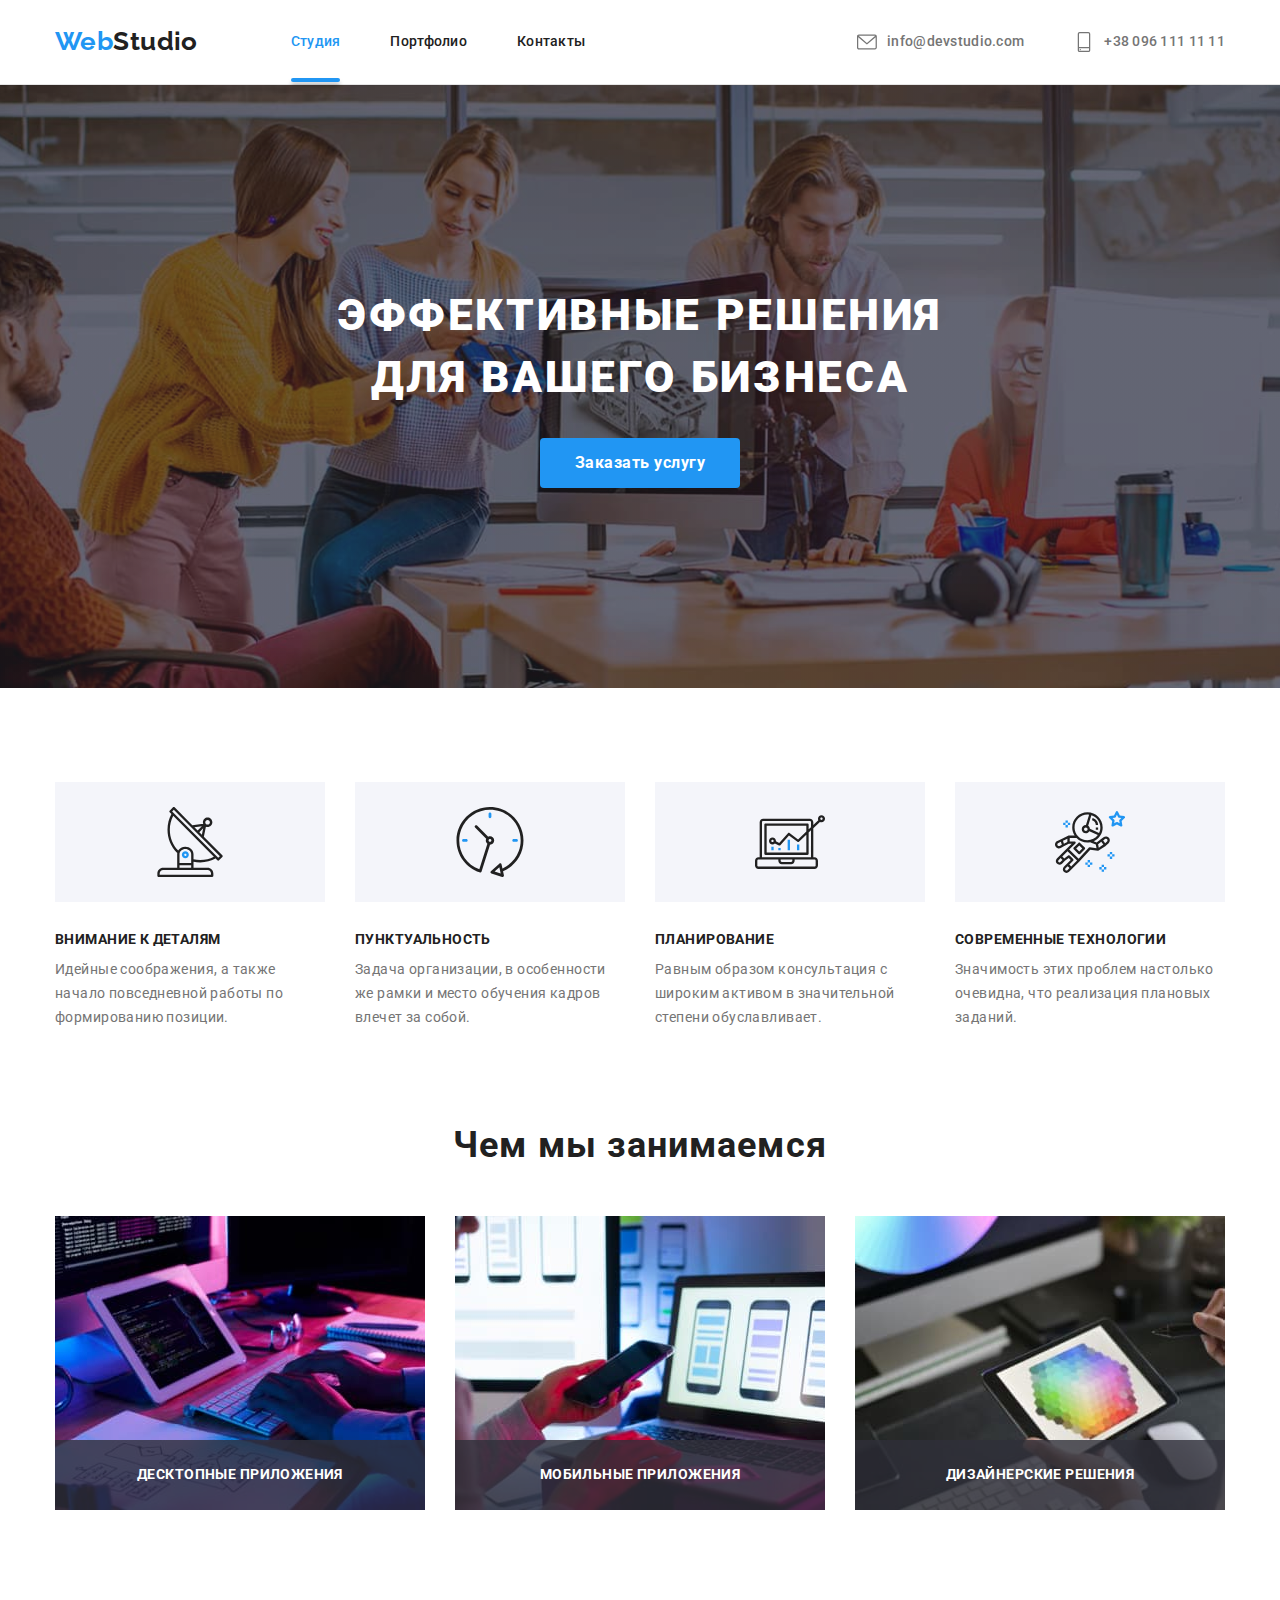
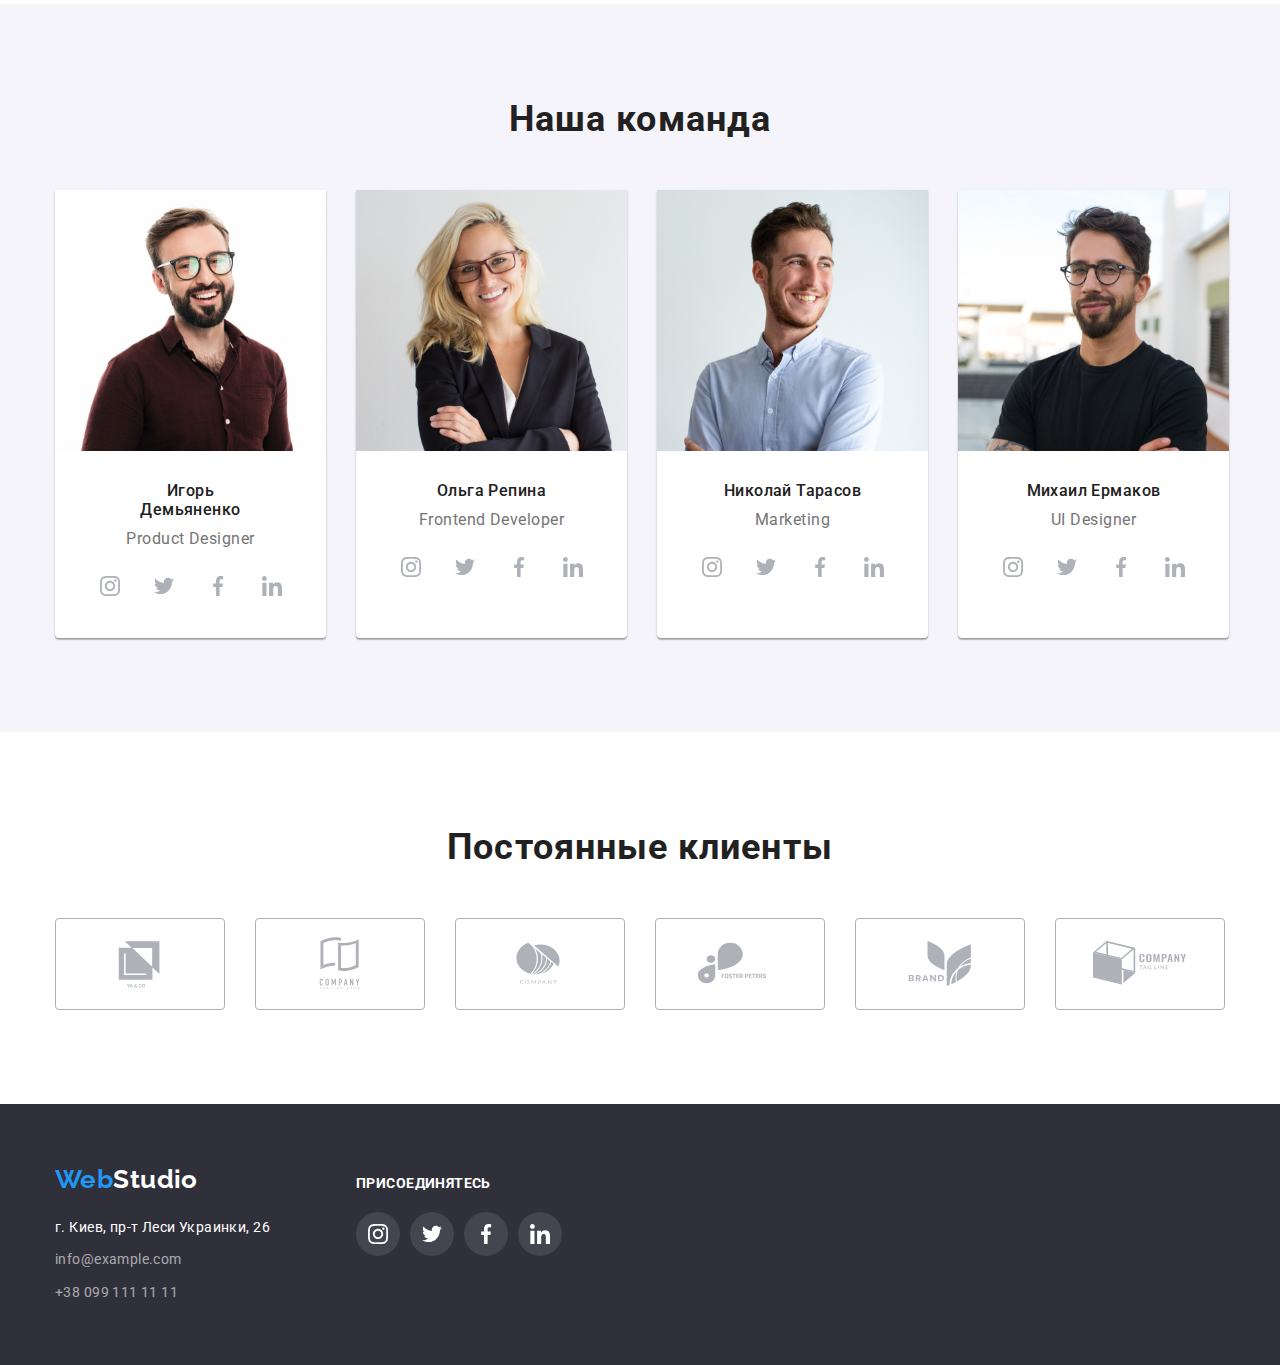
<file: index.html>
<!DOCTYPE html>
<html lang="ru">
  <head>
    <meta charset="UTF-8" />
    <meta http-equiv="X-UA-Compatible" content="IE=edge" />
    <meta name="viewport" content="width=device-width, initial-scale=1.0" />
    <title>WebStudio</title>
    <link
      href="https://fonts.googleapis.com/css2?family=Raleway:wght@700&family=Roboto:wght@400;500;700;900&display=swap"
      rel="stylesheet"
    />
    <link
      rel="stylesheet"
      href="https://cdnjs.cloudflare.com/ajax/libs/modern-normalize/1.1.0/modern-normalize.min.css"
    />
    <link rel="stylesheet" href="./styles/styles.css" />
  </head>
  <body>
    <!--HEADER-->
    <header class="header">
      <div class="container header-nav">
        <nav class="site-nav">
          <a href="https://WebStudio.com" class="logo list"
            ><span class="logo-web">Web</span>Studio</a
          >
          <ul class="site-nav list">
            <li class="item">
              <a href="" class="link current list">Студия</a>
            </li>
            <li class="item">
              <a href="./portfolio.html" class="link list">Портфолио</a>
            </li>
            <li class="item"><a href="" class="link list">Контакты</a></li>
          </ul>
        </nav>
        <ul class="auth-nav list">
          <li class="item">
            <a href="mailto:info@devstudio.com" class="auth-nav-link list">
              <span class="auth-nav-icon">
                <svg width="20" height="20">
                  <use href="./img/icons.svg#envelope"></use>
                </svg>
              </span>
              info@devstudio.com
            </a>
          </li>
          <li class="auth-nav-list item">
            <a href="tel:+38-096-111-11-11" class="auth-nav-link list">
              <span class="auth-nav-icon">
                <svg width="20" height="20">
                  <use href="./img/icons.svg#smartphone"></use>
                </svg>
              </span>
              +38 096 111 11 11
            </a>
          </li>
        </ul>
      </div>
    </header>

    <!--Уникальный контент страницы-->
    <main>
      <!--HERO-->
      <section class="hero">
        <div class="container">
          <h1 class="hero-title">Эффективные решения для вашего бизнеса</h1>
          <button type="button" class="hero-btn" data-modal-open>
            Заказать услугу
          </button>
        </div>
      </section>
      <!--ADVANTAGES-->
      <section class="section-advantages">
        <div class="container">
          <h2 hidden>Наши преимущества</h2>
          <ul class="advantages-content list">
            <li class="advantages-item-antenna item">
              <h3 class="advantages-title">Внимание к деталям</h3>
              <p class="advantages-text">
                Идейные соображения, а также начало повседневной работы по
                формированию позиции.
              </p>
            </li>
            <li class="advantages-item-clock item">
              <h3 class="advantages-title">Пунктуальность</h3>
              <p class="advantages-text">
                Задача организации, в особенности же рамки и место обучения
                кадров влечет за собой.
              </p>
            </li>
            <li class="advantages-item-diagram item">
              <h3 class="advantages-title">Планирование</h3>
              <p class="advantages-text">
                Равным образом консультация с широким активом в значительной
                степени обуславливает.
              </p>
            </li>
            <li class="advantages-item-astronaut item">
              <h3 class="advantages-title">Современные технологии</h3>
              <p class="advantages-text">
                Значимость этих проблем настолько очевидна, что реализация
                плановых заданий.
              </p>
            </li>
          </ul>
        </div>
      </section>
      <!--WORK-->
      <section class="section-work">
        <div class="container">
          <h2 class="title work-title">Чем мы занимаемся</h2>
          <ul class="work-list list">
            <li class="work-item">
              <div class="work-thumb">
                <img
                  class="work-img"
                  src="./img/sitecreation.jpg"
                  alt="Создание сайта"
                  width="370"
                />
                <div class="work-bg-text">
                  <p class="work-text">Десктопные приложения</p>
                </div>
              </div>
            </li>
            <li class="work-item">
              <div class="work-thumb">
                <img
                  class="work-img"
                  src="./img/sitelayout.jpg"
                  alt="Оформление сайта"
                  width="370"
                />
                <div class="work-bg-text">
                  <p class="work-text">Мобильные приложения</p>
                </div>
              </div>
            </li>
            <li class="work-item">
              <div class="work-thumb">
                <img
                  class="work-img"
                  src="./img/sitedesign.jpg"
                  alt="Создание дизайна сайта"
                  width="370"
                />
                <div class="work-bg-text">
                  <p class="work-text">Дизайнерские решения</p>
                </div>
              </div>
            </li>
          </ul>
        </div>
      </section>
      <!--TEAM-->
      <section class="section-team">
        <div class="container">
          <h2 class="title team-title">Наша команда</h2>
          <ul class="team-list list">
            <li class="team-card item">
              <img
                class="team-img"
                src="./img/igor-demyanenko.jpg"
                alt="Мужчина в очках с бородкой и усами"
                width="270"
              />
              <h3 class="title-name">Игорь Демьяненко</h3>
              <p class="team-text">Product Designer</p>
              <ul class="team-soc-list list">
                <li class="team-soc-item">
                  <a href="" class="team-soc-link">
                    <svg width="20" height="20">
                      <use href="./img/icons.svg#instagram"></use>
                    </svg>
                  </a>
                </li>
                <li class="team-soc-item">
                  <a href="" class="team-soc-link">
                    <svg width="20" height="20">
                      <use href="./img/icons.svg#twitter"></use>
                    </svg>
                  </a>
                </li>
                <li class="team-soc-item">
                  <a href="" class="team-soc-link">
                    <svg width="20" height="20">
                      <use href="./img/icons.svg#facebook"></use>
                    </svg>
                  </a>
                </li>
                <li class="team-soc-item">
                  <a href="" class="team-soc-link">
                    <svg width="20" height="20">
                      <use href="./img/icons.svg#linkedin"></use>
                    </svg>
                  </a>
                </li>
              </ul>
            </li>
            <li class="team-card item">
              <img
                class="team-img"
                src="./img/olga-repina.jpg"
                alt="Девушка блондинка в очках улыбается"
                width="270"
              />
              <h3 class="title-name">Ольга Репина</h3>
              <p class="team-text">Frontend Developer</p>
              <ul class="team-soc-list list">
                <li class="team-soc-item">
                  <a href="" class="team-soc-link">
                    <svg width="20" height="20">
                      <use href="./img/icons.svg#instagram"></use>
                    </svg>
                  </a>
                </li>
                <li class="team-soc-item">
                  <a href="" class="team-soc-link">
                    <svg width="20" height="20">
                      <use href="./img/icons.svg#twitter"></use>
                    </svg>
                  </a>
                </li>
                <li class="team-soc-item">
                  <a href="" class="team-soc-link">
                    <svg width="20" height="20">
                      <use href="./img/icons.svg#facebook"></use>
                    </svg>
                  </a>
                </li>
                <li class="team-soc-item">
                  <a href="" class="team-soc-link">
                    <svg width="20" height="20">
                      <use href="./img/icons.svg#linkedin"></use>
                    </svg>
                  </a>
                </li>
              </ul>
            </li>
            <li class="team-card item">
              <img
                class="team-img"
                src="./img/nikolai-tarasov.jpg"
                alt="Молодой мужчина улыбается"
                width="270"
              />
              <h3 class="title-name">Николай Тарасов</h3>
              <p class="team-text">Marketing</p>
              <ul class="team-soc-list list">
                <li class="team-soc-item">
                  <a href="" class="team-soc-link">
                    <svg width="20" height="20">
                      <use href="./img/icons.svg#instagram"></use>
                    </svg>
                  </a>
                </li>
                <li class="team-soc-item">
                  <a href="" class="team-soc-link">
                    <svg width="20" height="20">
                      <use href="./img/icons.svg#twitter"></use>
                    </svg>
                  </a>
                </li>
                <li class="team-soc-item">
                  <a href="" class="team-soc-link">
                    <svg width="20" height="20">
                      <use href="./img/icons.svg#facebook"></use>
                    </svg>
                  </a>
                </li>
                <li class="team-soc-item">
                  <a href="" class="team-soc-link">
                    <svg width="20" height="20">
                      <use href="./img/icons.svg#linkedin"></use>
                    </svg>
                  </a>
                </li>
              </ul>
            </li>
            <li class="team-card item">
              <img
                class="team-img"
                src="./img/mikhail-ermakov.jpg"
                alt="Молодой мужчина с легкой улыбкой в очках"
                width="270"
              />
              <h3 class="title-name">Михаил Ермаков</h3>
              <p class="team-text">UI Designer</p>
              <ul class="team-soc-list list">
                <li class="team-soc-item">
                  <a href="" class="team-soc-link">
                    <svg width="20" height="20">
                      <use href="./img/icons.svg#instagram"></use>
                    </svg>
                  </a>
                </li>
                <li class="team-soc-item">
                  <a href="" class="team-soc-link">
                    <svg width="20" height="20">
                      <use href="./img/icons.svg#twitter"></use>
                    </svg>
                  </a>
                </li>
                <li class="team-soc-item">
                  <a href="" class="team-soc-link">
                    <svg width="20" height="20">
                      <use href="./img/icons.svg#facebook"></use>
                    </svg>
                  </a>
                </li>
                <li class="team-soc-item">
                  <a href="" class="team-soc-link">
                    <svg width="20" height="20">
                      <use href="./img/icons.svg#linkedin"></use>
                    </svg>
                  </a>
                </li>
              </ul>
            </li>
          </ul>
        </div>
      </section>
      <!--Clients-->
      <section class="section-clients">
        <div class="container">
          <h2 class="clients-title title">Постоянные клиенты</h2>
          <ul class="clients-list list">
            <li class="clients-item">
              <a href="" class="clients-link">
                <svg width="106" height="60">
                  <use href="./img/icons.svg#Clientone"></use>
                </svg>
              </a>
            </li>
            <li class="clients-item">
              <a href="" class="clients-link">
                <svg width="106" height="60">
                  <use href="./img/icons.svg#Clienttwo"></use></svg
              ></a>
            </li>
            <li class="clients-item">
              <a href="" class="clients-link">
                <svg width="106" height="60">
                  <use href="./img/icons.svg#Clientthree"></use></svg
              ></a>
            </li>
            <li class="clients-item">
              <a href="" class="clients-link">
                <svg width="106" height="60">
                  <use href="./img/icons.svg#Clientfour"></use></svg
              ></a>
            </li>
            <li class="clients-item">
              <a href="" class="clients-link">
                <svg width="106" height="60">
                  <use href="./img/icons.svg#Clientfive"></use></svg
              ></a>
            </li>
            <li class="clients-item">
              <a href="" class="clients-link">
                <svg width="106" height="60">
                  <use href="./img/icons.svg#Clientsix"></use></svg
              ></a>
            </li>
          </ul>
        </div>
      </section>
    </main>
    <!--FOOTER-->
    <footer class="footer">
      <div class="footer-container container">
        <div class="footer-logo-address">
          <a href="https://WebStudio.com" class="logo footer-logo list"
            ><span class="footer-web">Web</span>Studio</a
          >
          <address class="address">
            <ul class="address-list list">
              <li class="item">
                <a
                  href="https://goo.gl/maps/mT76Hgf6RmnMrDRZ7"
                  target="_blank"
                  rel="noopener noindex nofollow"
                  class="footer-adress list"
                  >г. Киев, пр-т Леси Украинки, 26</a
                >
              </li>
              <li class="item">
                <a href="mailto:info@devstudio.com" class="footer-mail list"
                  >info@example.com</a
                >
              </li>
              <li class="item">
                <a href="tel:+38-096-111-11-11" class="footer-tel list"
                  >+38 099 111 11 11</a
                >
              </li>
            </ul>
          </address>
        </div>
        <div class="footer-soc">
          <h2 class="footer-soc-title">Присоединятесь</h2>
          <ul class="footer-soc-list list">
            <li class="footer-soc-item">
              <a href="" class="footer-soc-link">
                <svg width="20" height="20">
                  <use href="./img/icons.svg#instagram"></use>
                </svg>
              </a>
            </li>
            <li class="footer-soc-item">
              <a href="" class="footer-soc-link">
                <svg width="20" height="20">
                  <use href="./img/icons.svg#twitter"></use>
                </svg>
              </a>
            </li>
            <li class="footer-soc-item">
              <a href="" class="footer-soc-link">
                <svg width="20" height="20">
                  <use href="./img/icons.svg#facebook"></use>
                </svg>
              </a>
            </li>
            <li class="footer-soc-item">
              <a href="" class="footer-soc-link">
                <svg width="20" height="20">
                  <use href="./img/icons.svg#linkedin"></use>
                </svg>
              </a>
            </li>
          </ul>
        </div>
      </div>
    </footer>
    <!--modal window-->
    <div class="backdrop is-hidden" data-modal>
      <div class="modal">
        <button type="button" class="button-modal" data-modal-close></button>
      </div>
    </div>
    <script src="./js/modal.js"></script>
  </body>
</html>
</file>
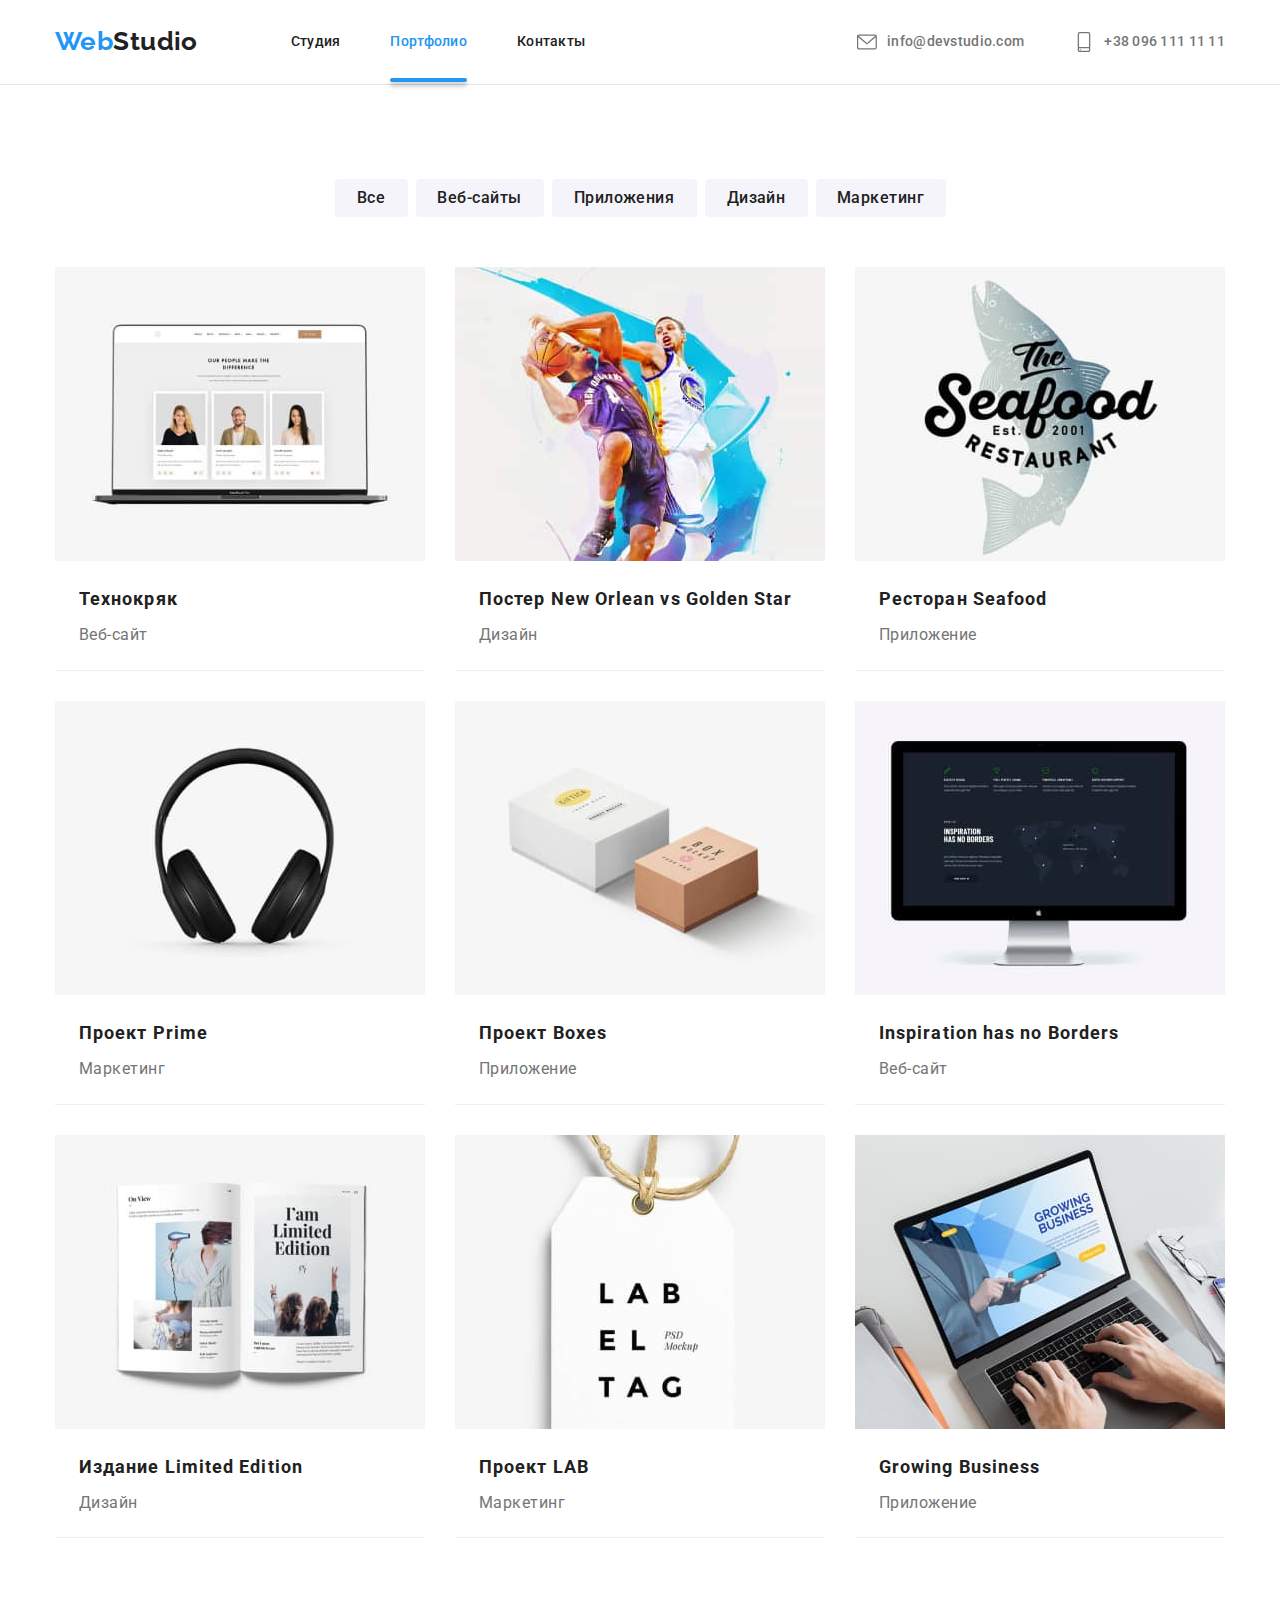
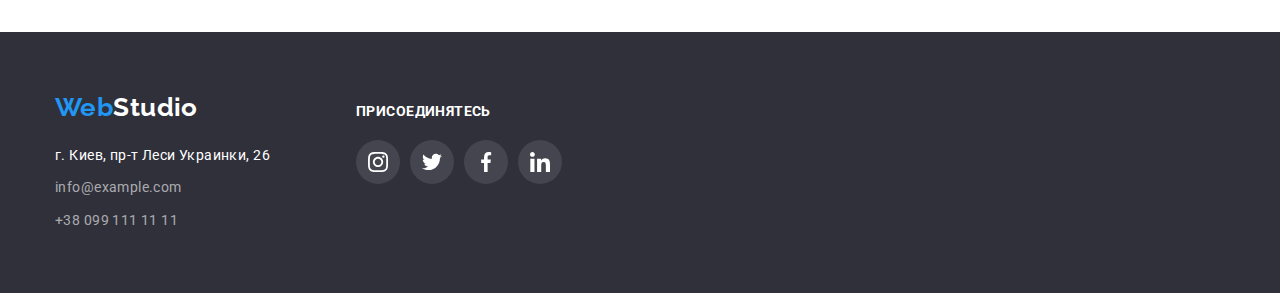
<file: portfolio.html>
<!DOCTYPE html>
<html lang="ru">
  <head>
    <meta charset="UTF-8" />
    <meta http-equiv="X-UA-Compatible" content="IE=edge" />
    <meta name="viewport" content="width=device-width, initial-scale=1.0" />
    <title>WebStudio</title>
    <link
      href="https://fonts.googleapis.com/css2?family=Raleway:wght@700&family=Roboto:wght@400;500;700;900&display=swap"
      rel="stylesheet"
    />
    <link
      rel="stylesheet"
      href="https://cdnjs.cloudflare.com/ajax/libs/modern-normalize/1.1.0/modern-normalize.min.css"
    />
    <link rel="stylesheet" href="./styles/styles.css" />
  </head>
  <body>
    <!--Шапка сайта-->
    <header class="header">
      <div class="container header-nav">
        <nav class="site-nav">
          <a href="https://WebStudio.com" class="logo list"
            ><span class="logo-web">Web</span>Studio</a
          >
          <ul class="site-nav list">
            <li class="item">
              <a href="./index.html" class="link list">Студия</a>
            </li>
            <li class="item">
              <a href="./portfolio.html" class="link current list">Портфолио</a>
            </li>
            <li class="item"><a href="" class="link list">Контакты</a></li>
          </ul>
        </nav>
        <ul class="auth-nav list">
          <li class="item">
            <a href="mailto:info@devstudio.com" class="auth-nav-link list">
              <span class="auth-nav-icon">
                <svg width="20" height="20">
                  <use href="./img/icons.svg#envelope"></use>
                </svg>
              </span>
              info@devstudio.com
            </a>
          </li>
          <li class="auth-nav-list item">
            <a href="tel:+38-096-111-11-11" class="auth-nav-link list">
              <span class="auth-nav-icon">
                <svg width="20" height="20">
                  <use href="./img/icons.svg#smartphone"></use>
                </svg>
              </span>
              +38 096 111 11 11
            </a>
          </li>
        </ul>
      </div>
    </header>
    <!--Уникальный контент страницы-->
    <main>
      <section class="section-portfolio">
        <div class="container">
          <h1 hidden>Портфолио</h1>
          <ul class="portfolio-button list">
            <li class="item">
              <button type="button" class="button button-all">Все</button>
            </li>
            <li class="item">
              <button type="button" class="button button-websaite">
                Веб-сайты
              </button>
            </li>
            <li class="item">
              <button type="button" class="button button-applications">
                Приложения
              </button>
            </li>
            <li class="item">
              <button type="button" class="button button-design">Дизайн</button>
            </li>
            <li class="item">
              <button type="button" class="button button-marketing">
                Маркетинг
              </button>
            </li>
          </ul>
          <ul class="portfolio-list list">
            <li class="portfolio-item item">
              <a href="" class="portfolio-link list">
                <div class="portfolio-thumb">
                  <img
                    class="portfolio-card"
                    src="./img/laptop.jpg"
                    alt="Ноотбук"
                    width="370"
                  />
                  <p class="portfolio-action-text">
                    Ресурс предлагает комплексные предложения с разным уровнем
                    функционала и сервисов. Все это позволит посетителю получить
                    исчерпывающие сведения о компании или частном лице.
                  </p>
                </div>
                <div class="portfolio-title-text">
                  <h2 class="portfolio-title list">Технокряк</h2>
                  <p class="text-portfolio list">Веб-сайт</p>
                </div>
              </a>
            </li>
            <li class="portfolio-item item">
              <a href="" class="portfolio-link list">
                <div class="portfolio-thumb">
                  <img
                    class="portfolio-card"
                    src="./img/basketball.jpg"
                    alt="Двое мужчин играют в баскетбол"
                    width="370"
                  />
                  <p class="portfolio-action-text">
                    Ресурс предлагает комплексные предложения с разным уровнем
                    функционала и сервисов. Все это позволит посетителю получить
                    исчерпывающие сведения о компании или частном лице.
                  </p>
                </div>
                <div class="portfolio-title-text">
                  <h2 class="portfolio-title list">
                    Постер New Orlean vs Golden Star
                  </h2>
                  <p class="text-portfolio list">Дизайн</p>
                </div>
              </a>
            </li>
            <li class="portfolio-item item">
              <a href="" class="portfolio-link list">
                <div class="portfolio-thumb">
                  <img
                    class="portfolio-card"
                    src="./img/restaurantlogo.jpg"
                    alt="Логотип ресторана"
                    width="370"
                  />
                  <p class="portfolio-action-text">
                    Ресурс предлагает комплексные предложения с разным уровнем
                    функционала и сервисов. Все это позволит посетителю получить
                    исчерпывающие сведения о компании или частном лице.
                  </p>
                </div>
                <div class="portfolio-title-text">
                  <h2 class="portfolio-title list">Ресторан Seafood</h2>
                  <p class="text-portfolio list">Приложение</p>
                </div>
              </a>
            </li>
            <li class="portfolio-item item">
              <a href="" class="portfolio-link list">
                <div class="portfolio-thumb">
                  <img
                    class="portfolio-card"
                    src="./img/headphones.jpg"
                    alt="Наушники"
                    width="370"
                  />
                  <p class="portfolio-action-text">
                    Ресурс предлагает комплексные предложения с разным уровнем
                    функционала и сервисов. Все это позволит посетителю получить
                    исчерпывающие сведения о компании или частном лице.
                  </p>
                </div>
                <div class="portfolio-title-text">
                  <h2 class="portfolio-title list">Проект Prime</h2>
                  <p class="text-portfolio list">Маркетинг</p>
                </div>
              </a>
            </li>
            <li class="portfolio-item item">
              <a href="" class="portfolio-link list">
                <div class="portfolio-thumb">
                  <img
                    class="portfolio-card"
                    src="./img/boxes.jpg"
                    alt="Две коробочки"
                    width="370"
                  />
                  <p class="portfolio-action-text">
                    Ресурс предлагает комплексные предложения с разным уровнем
                    функционала и сервисов. Все это позволит посетителю получить
                    исчерпывающие сведения о компании или частном лице.
                  </p>
                </div>
                <div class="portfolio-title-text">
                  <h2 class="portfolio-title list">Проект Boxes</h2>
                  <p class="text-portfolio list">Приложение</p>
                </div>
              </a>
            </li>
            <li class="portfolio-item item">
              <a href="" class="portfolio-link list">
                <div class="portfolio-thumb">
                  <img
                    class="portfolio-card"
                    src="./img/inspiration.jpg"
                    alt="Веб-сайт"
                    width="370"
                  />
                  <p class="portfolio-action-text">
                    Ресурс предлагает комплексные предложения с разным уровнем
                    функционала и сервисов. Все это позволит посетителю получить
                    исчерпывающие сведения о компании или частном лице.
                  </p>
                </div>
                <div class="portfolio-title-text">
                  <h2 class="portfolio-title list" lang="en">
                    Inspiration has no Borders
                  </h2>
                  <p class="text-portfolio list">Веб-сайт</p>
                </div>
              </a>
            </li>
            <li class="portfolio-item item">
              <a href="" class="portfolio-link list">
                <div class="portfolio-thumb">
                  <img
                    class="portfolio-card"
                    src="./img/edition.jpg"
                    alt="Страница журнала"
                    width="370"
                  />
                  <p class="portfolio-action-text">
                    Ресурс предлагает комплексные предложения с разным уровнем
                    функционала и сервисов. Все это позволит посетителю получить
                    исчерпывающие сведения о компании или частном лице.
                  </p>
                </div>
                <div class="portfolio-title-text">
                  <h2 class="portfolio-title list">Издание Limited Edition</h2>
                  <p class="text-portfolio list">Дизайн</p>
                </div>
              </a>
            </li>
            <li class="portfolio-item item">
              <a href="" class="portfolio-link list">
                <div class="portfolio-thumb">
                  <img
                    class="portfolio-card"
                    src="./img/labproject.jpg"
                    alt="Карточка с названием"
                    width="370"
                  />
                  <p class="portfolio-action-text">
                    Ресурс предлагает комплексные предложения с разным уровнем
                    функционала и сервисов. Все это позволит посетителю получить
                    исчерпывающие сведения о компании или частном лице.
                  </p>
                </div>
                <div class="portfolio-title-text">
                  <h2 class="portfolio-title list">Проект LAB</h2>
                  <p class="text-portfolio list">Маркетинг</p>
                </div>
              </a>
            </li>
            <li class="portfolio-item item">
              <a href="" class="portfolio-link list">
                <div class="portfolio-thumb">
                  <img
                    class="portfolio-card"
                    src="./img/growingbusiness.jpg"
                    alt="Человек работает за компьютером"
                    width="370"
                  />
                  <p class="portfolio-action-text">
                    Ресурс предлагает комплексные предложения с разным уровнем
                    функционала и сервисов. Все это позволит посетителю получить
                    исчерпывающие сведения о компании или частном лице.
                  </p>
                </div>
                <div class="portfolio-title-text">
                  <h2 class="portfolio-title list" lang="en">
                    Growing Business
                  </h2>
                  <p class="text-portfolio list">Приложение</p>
                </div>
              </a>
            </li>
          </ul>
        </div>
      </section>
    </main>
    <!--Подвал-->
    <footer class="footer">
      <div class="footer-container container">
        <div class="footer-logo-address">
          <a href="https://WebStudio.com" class="logo footer-logo list"
            ><span class="footer-web">Web</span>Studio</a
          >
          <address class="address">
            <ul class="address-list list">
              <li class="item">
                <a
                  href="https://goo.gl/maps/mT76Hgf6RmnMrDRZ7"
                  target="_blank"
                  rel="noopener noindex nofollow"
                  class="footer-adress list"
                  >г. Киев, пр-т Леси Украинки, 26</a
                >
              </li>
              <li class="item">
                <a href="mailto:info@devstudio.com" class="footer-mail list"
                  >info@example.com</a
                >
              </li>
              <li class="item">
                <a href="tel:+38-096-111-11-11" class="footer-tel list"
                  >+38 099 111 11 11</a
                >
              </li>
            </ul>
          </address>
        </div>
        <div class="footer-soc">
          <h2 class="footer-soc-title">Присоединятесь</h2>
          <ul class="footer-soc-list list">
            <li class="footer-soc-item">
              <a href="" class="footer-soc-link">
                <svg width="20" height="20">
                  <use href="./img/icons.svg#instagram"></use>
                </svg>
              </a>
            </li>
            <li class="footer-soc-item">
              <a href="" class="footer-soc-link">
                <svg width="20" height="20">
                  <use href="./img/icons.svg#twitter"></use>
                </svg>
              </a>
            </li>
            <li class="footer-soc-item">
              <a href="" class="footer-soc-link">
                <svg width="20" height="20">
                  <use href="./img/icons.svg#facebook"></use>
                </svg>
              </a>
            </li>
            <li class="footer-soc-item">
              <a href="" class="footer-soc-link">
                <svg width="20" height="20">
                  <use href="./img/icons.svg#linkedin"></use>
                </svg>
              </a>
            </li>
          </ul>
        </div>
      </div>
    </footer>
  </body>
</html>
</file>
<file: styles/styles.css>
:root {
  --primary-text-color: #757575;
  --title-text-color: #212121;
  --accent-color: #2196f3;
  --footer-mail-tel-color: rgba(255, 255, 255, 0.6);
  --background-hero-footer-color: #2f303a;
  --background-page-color: #e5e5e5;
  --background-ourteam-color: #f5f4fa;
  --background-primary-color: #ffffff;
  --icon-primary-color: #afb1b8;
  --timing-function: cubic-bezier(0.4, 0, 0.2, 1);
}

body {
  background-color: var(--background-primary-color);
  color: var(--primary-text-color);

  font-family: Roboto, sans-serif;
  font-size: 14px;
  line-height: 1.7;
  letter-spacing: 0.03em;
}

/*---Утилита---*/

.list {
  list-style: none;
  text-decoration: none;
  padding: 0;
  margin: 0;
}

h1,
h2,
h3,
h4,
h5,
h6,
p {
  margin: 0;
  padding: 0;
}

img {
  margin: 0;
  padding: 0;
  display: block;
  width: 100%;
  height: auto;
}

.container {
  margin-left: auto;
  margin-right: auto;
  width: 1200px;
  padding: 0 15px;
  /*outline: 1px solid red;*/
}

.title {
  font-weight: 700;
  font-size: 36px;
  line-height: 1.17;
  text-align: center;
  letter-spacing: 0.03em;

  color: var(--title-text-color);
}

/*------HEADER------*/

.header {
  /*padding-top: 25px;
  padding-bottom: 25px;*/

  background-color: var(--background-primary-color);
  border-bottom: 1px solid var(--background-page-color);
}

.header-nav {
  display: flex;
  align-items: center;
}

.logo {
  margin-right: 93px;
  color: var(--title-text-color);

  font-family: "Raleway";
  font-style: normal;
  font-weight: 700;
  font-size: 26px;
  line-height: 1.2;
}

.logo > .logo-web {
  color: var(--accent-color);
}

/*---------site nav-------*/

.site-nav {
  display: flex;
  align-items: center;
}

.site-nav .item:not(:last-child) {
  margin-right: 50px;
}

.site-nav .link {
  position: relative;
  display: block;

  padding: 32px 0px 32px 0px;
  color: var(--title-text-color);

  font-weight: 500;
  font-size: 14px;
  line-height: 1.14;
  letter-spacing: 0.02em;

  transition: color 250ms var(--timing-function);
}

.site-nav .link::after {
  position: absolute;
  left: 0;
  bottom: 0;

  content: "";
  width: 100%;
  height: 4px;
  background-color: var(--accent-color);
  box-shadow: 0px 4px 4px rgba(0, 0, 0, 0.25);
  border-radius: 2px;
  opacity: 0;
  transition: opacity 250ms var(--timing-function);
}

.site-nav .link:hover,
.site-nav .link:focus {
  color: var(--accent-color);
}

.site-nav .link.current {
  color: var(--accent-color);
}

.site-nav .link.current::after {
  opacity: 1;
}

/* auth-nav */

.auth-nav {
  display: flex;
  margin-left: auto;
}
.auth-nav .item + .item {
  margin-left: 50px;
}
.auth-nav-link {
  display: flex;
  align-items: center;
  padding: 32px 0px 32px 0px;
  color: var(--primary-text-color);

  font-weight: 500;
  font-size: 14px;
  line-height: 1.14;
  letter-spacing: 0.02em;

  transition: color 250ms var(--timing-function);
}
.auth-nav-link:hover,
.auth-nav-link:focus {
  color: var(--accent-color);
}

.auth-nav-icon {
  display: inline-flex;
  width: 20px;
  height: 20px;
  fill: currentColor;
  margin-right: 10px;
}

/*------------HERO-----------*/

.hero {
  max-width: 1600px;
  min-height: 600px;
  margin-left: auto;
  margin-right: auto;

  text-align: center;
  padding-top: 200px;
  padding-bottom: 200px;

  background-color: #c4c4c4;
  background-image: linear-gradient(
      to right,
      rgba(47, 48, 58, 0.4),
      rgba(47, 48, 58, 0.4)
    ),
    url("../img/heroimg.jpg");

  background-repeat: repeat;
  background-position: center;
  background-size: cover;
}

.hero-title {
  width: 696px;
  margin: auto;
  margin-bottom: 30px;

  color: var(--background-primary-color);

  font-weight: 900;
  font-size: 44px;
  line-height: 1.4;
  letter-spacing: 0.06em;
  text-transform: uppercase;
}
.hero-btn {
  width: 200px;
  height: 50px;
  border: none;
  border-radius: 4px;
  padding: 0;
  background-color: var(--accent-color);
  color: var(--background-primary-color);
  cursor: pointer;

  font-weight: 700;
  font-size: 16px;
  line-height: 1.86;
  letter-spacing: 0.03em;
}

/* section */
/*------ADVANTAGES------*/

.section-advantages {
  padding-top: 94px;
  padding-bottom: 94px;
}

.advantages-content {
  display: flex;
}

.advantages-content .item + .item {
  margin-left: 30px;
}

.advantages-title {
  margin-top: 0;
  margin-bottom: 10px;

  color: var(--title-text-color);
  font-weight: 700;
  font-size: 14px;
  line-height: 1.14;
  letter-spacing: 0.03em;
  text-transform: uppercase;
}

.advantages-item-antenna::before {
  content: "";
  margin: auto;
  width: 270px;
  height: 120px;
  background-image: url("../img/antenna.svg");
  background-repeat: no-repeat;
  display: block;
  background-position: center;
  background-size: 70px 70px;
  background-color: #f4f5fa;
  padding: 25px 100px;
  margin-bottom: 30px;
}

.advantages-item-clock::before {
  content: "";
  margin: auto;
  width: 270px;
  height: 120px;
  background-image: url("../img/clock.svg");
  background-repeat: no-repeat;
  display: block;
  background-position: center;
  background-size: 70px 70px;
  background-color: #f4f5fa;
  padding: 25px 100px;
  margin-bottom: 30px;
}

.advantages-item-diagram::before {
  content: "";
  margin: auto;
  width: 270px;
  height: 120px;
  background-image: url("../img/diagram.svg");
  background-repeat: no-repeat;
  display: block;
  background-position: center;
  background-size: 70px 70px;
  background-color: #f4f5fa;
  padding: 25px 100px;
  margin-bottom: 30px;
}

.advantages-item-astronaut::before {
  content: "";
  margin: auto;
  width: 270px;
  height: 120px;
  background-image: url("../img/astronaut.svg");
  background-repeat: no-repeat;
  display: block;
  background-position: center;
  background-size: 70px 70px;
  background-color: #f4f5fa;
  padding: 25px 100px;
  margin-bottom: 30px;
}

.advantages-text {
  margin-top: 0;
  margin-bottom: 0;
  width: 270px;
  font-family: Roboto, sans-serif;
  font-size: 14px;
  line-height: 1.71;
  letter-spacing: 0.03em;
}

.advantages-icon {
  display: block;
}

/*--------WORK-------*/

.section-work {
  padding-bottom: 94px;
}

.work-title {
  margin-bottom: 50px;
}

.work-list {
  display: flex;
}

.work-thumb {
  position: relative;
}

.work-list .work-item + .work-item {
  margin-left: 30px;
}

.work-text {
  font-weight: 700;
  font-size: 14px;
  line-height: 1.14;
  text-align: center;
  letter-spacing: 0.03em;
  text-transform: uppercase;
  color: #ffffff;
}

.work-bg-text {
  position: absolute;
  bottom: 0;
  display: flex;
  align-items: center;
  justify-content: center;

  width: 370px;
  height: 70px;
  background-color: rgba(47, 48, 58, 0.8);
}

/*---------TEAM--------*/

.section-team {
  padding-top: 94px;
  padding-bottom: 94px;

  background-color: var(--background-ourteam-color);
}

.team-list {
  display: flex;
}

.team-list .item + .item {
  margin-left: 30px;
}

.team-card {
  background-color: var(--background-primary-color);
  border-radius: 0px 0px 4px 4px;
  box-shadow: 0px 1px 3px rgba(0, 0, 0, 0.12), 0px 1px 1px rgba(0, 0, 0, 0.14),
    0px 2px 1px rgba(0, 0, 0, 0.2);
}

.team-title {
  margin-bottom: 50px;
  color: var(--title-text-color);
}

.team-img {
  margin-bottom: 30px;
}

.title-name {
  width: 151px;
  margin: 0 60px 10px 60px;
  color: var(--title-text-color);

  font-weight: 500;
  font-size: 16px;
  line-height: 1.19;
  text-align: center;
}

.team-text {
  width: 147px;
  margin: auto;
  margin-bottom: 16px;

  font-weight: 400;
  font-size: 16px;
  line-height: 1.19;
  text-align: center;
  letter-spacing: 0.03em;
}

.team-soc-list {
  display: flex;
  justify-content: center;
  margin-bottom: 30px;
}

.team-soc-item + .team-soc-item {
  margin-left: 10px;
}

.team-soc-link {
  width: 44px;
  height: 44px;
  background-color: #ffffff;
  fill: var(--icon-primary-color);
  border-radius: 50%;
  display: flex;
  justify-content: center;
  align-items: center;

  transition: background-color 250ms var(--timing-function),
    fill 250ms var(--timing-function);
}

.team-soc-link:hover,
.team-soc-link:focus {
  background-color: var(--accent-color);
  fill: #ffffff;
}

/*-----Clients-----*/

.section-clients {
  padding-top: 94px;
  padding-bottom: 94px;
}

.clients-title {
  margin-bottom: 50px;
}

.clients-list {
  display: flex;
  flex-wrap: wrap;
}

.clients-item + .clients-item {
  margin-left: 30px;
}

.clients-link {
  width: 170px;
  height: 92px;
  border: 1px solid #afb1b8;
  fill: rgba(175, 177, 184, 1);
  border-radius: 4px;
  display: flex;
  justify-content: center;
  align-items: center;

  transition: border 250ms var(--timing-function),
    fill 250ms var(--timing-function);
}

.clients-link:hover,
.clients-link:focus {
  border: 1px solid var(--accent-color);
  fill: var(--accent-color);
}

/*------portfolio-------*/

.section-portfolio {
  padding-top: 94px;
  padding-bottom: 94px;
}

.portfolio-button {
  display: flex;
  justify-content: center;
  margin-bottom: 50px;
}

.portfolio-button .item + .item {
  margin-left: 8px;
}

.button {
  display: block;
  padding: 0;
  border: none;
  border-radius: 4px;
  background-color: var(--background-ourteam-color);
  color: var(--title-text-color);

  cursor: pointer;
  font-family: Roboto, sans-serif;
  font-weight: 500;
  font-size: 16px;
  line-height: 1.6;
  text-align: center;
  letter-spacing: 0.03em;

  transition: background-color 250ms var(--timing-function),
    color 250ms var(--timing-function);
}

.button:hover,
.button:focus {
  background-color: var(--accent-color);
  color: var(--background-primary-color);
  box-shadow: 0px 3px 1px rgba(0, 0, 0, 0.1), 0px 1px 2px rgba(0, 0, 0, 0.08),
    0px 2px 2px rgba(0, 0, 0, 0.12);
}

.item .button-all {
  width: 73px;
  height: 38px;
}

.item .button-websaite {
  width: 128px;
  height: 38px;
}

.item .button-applications {
  width: 145px;
  height: 38px;
}

.item .button-design {
  width: 103px;
  height: 38px;
}

.item .button-marketing {
  width: 130px;
  height: 38px;
}

.portfolio-list {
  display: flex;
  flex-wrap: wrap;
}

.portfolio-item {
  width: 370px;
  margin-right: 30px;
  margin-bottom: 30px;
  border-bottom: 1px solid #eeeeee;
}

.portfolio-item:nth-child(3n) {
  margin-right: 0;
}

.portfolio-item:nth-last-child(-n + 3) {
  margin-bottom: 0;
}

.portfolio-link:hover {
  display: block;
  box-shadow: 0px 1px 1px rgba(0, 0, 0, 0.12), 0px 4px 4px rgba(0, 0, 0, 0.06),
    1px 4px 6px rgba(0, 0, 0, 0.16);
}

.portfolio-title {
  margin-bottom: 4px;
  color: var(--title-text-color);

  font-weight: 700;
  font-size: 18px;
  line-height: 2;
  letter-spacing: 0.06em;
}

.portfolio-title-text {
  padding: 20px 24px;
}

.text-portfolio {
  color: var(--primary-text-color);

  font-size: 16px;
  line-height: 1.8;
  letter-spacing: 0.03em;
}

.portfolio-thumb {
  position: relative;
  overflow: hidden;
}

.portfolio-action-text {
  position: absolute;
  top: 0;

  width: 100%;
  height: 100%;

  font-weight: 400;
  font-size: 18px;
  line-height: 1.6;
  letter-spacing: 0.03em;
  color: #ffffff;
  background-color: rgba(33, 150, 243, 0.9);
  padding: 63px 24px;

  transform: translateY(100%);
  transition: transform 250ms var(--timing-function);
}

.portfolio-link:hover .portfolio-action-text,
.portfolio-link:focus .portfolio-action-text {
  transform: translateY(0);
}

/*-------------FOOTER------------ */

.footer {
  margin-top: 0;
  padding-top: 60px;
  padding-bottom: 60px;

  background-color: var(--background-hero-footer-color);
}

.footer-container {
  display: flex;
}

.footer-logo {
  display: inline-block;
  margin-right: 0;
  margin-bottom: 20px;

  color: var(--background-primary-color);
}

.footer-web {
  margin-top: 60px;
  color: var(--accent-color);
}

.address {
  width: 231px;
  margin-right: 70px;
}

.address .item.item:nth-last-child(-n + 2) {
  margin-top: 9px;
}

.footer-adress {
  color: var(--background-primary-color);

  font-style: normal;
  font-size: 14px;
  line-height: 1.7;
}

.address-list {
  margin-right: 70px;
  width: 231px;
}

.footer-mail {
  color: var(--footer-mail-tel-color);

  font-style: normal;
  font-weight: 400;
  font-size: 14px;
  line-height: 1.7;

  transition: color 250ms var(--timing-function);
}

.footer-mail:hover,
.footer-mail:focus {
  color: var(--accent-color);
}

.footer-tel {
  color: var(--footer-mail-tel-color);

  font-style: normal;
  font-weight: 400;
  font-size: 14px;
  line-height: 1.7;

  transition: color 250ms var(--timing-function);
}

.footer-tel:hover,
.footer-tel:focus {
  color: var(--accent-color);
}

.footer-soc {
  width: 206px;
  margin-top: 12px;
}

.footer-soc-title {
  font-weight: 700;
  font-size: 14px;
  line-height: 1.14;
  letter-spacing: 0.03em;
  text-transform: uppercase;

  color: #ffffff;

  margin-bottom: 20px;
}

.footer-soc-list {
  display: flex;
}

.footer-soc-item + .footer-soc-item {
  margin-left: 10px;
}

.footer-soc-link {
  width: 44px;
  height: 44px;
  background-color: rgba(255, 255, 255, 0.1);
  fill: #ffffff;
  border-radius: 50%;

  display: flex;
  justify-content: center;
  align-items: center;

  transition: background-color 250ms var(--timing-function);
}
.footer-soc-link:hover,
.footer-soc-link:focus {
  background-color: var(--accent-color);
}

/*------modal window---*/

.backdrop {
  position: fixed;
  top: 0;
  left: 0;
  width: 100%;
  height: 100%;
  background-color: rgba(0, 0, 0, 0.2);
  opacity: 1;
  transition: opacity 250ms var(--timing-function);
}

.backdrop.is-hidden {
  opacity: 0;
  pointer-events: none;
}

.backdrop.is-hidden .modal {
  transform: translate(-50%, -50%) scale(1.1);
}

.modal {
  position: absolute;
  top: 50%;
  left: 50%;

  min-width: 528px;
  min-height: 581px;
  background-color: var(--background-primary-color);

  transform: translate(-50%, -50%) scale(1);
  transition: transform 250ms var(--timing-function);
}

.button-modal {
  position: absolute;
  top: 0;
  right: 0;

  width: 30px;
  height: 30px;
  background-color: var(--background-primary-color);
  border: 1px solid rgba(0, 0, 0, 0.1);
  border-radius: 50%;
  background-image: url("../img/closeblack.svg");
  background-repeat: no-repeat;
  display: block;
  background-position: center;
  background-size: 18px 18px;
  padding: 0;
  margin-top: 8px;
  margin-right: 8px;

  transform: rotate(0);
  transition: transform 250ms var(--timing-function);
}

.button-modal:hover {
  cursor: pointer;
  transform: rotate(180deg);
}
</file>
